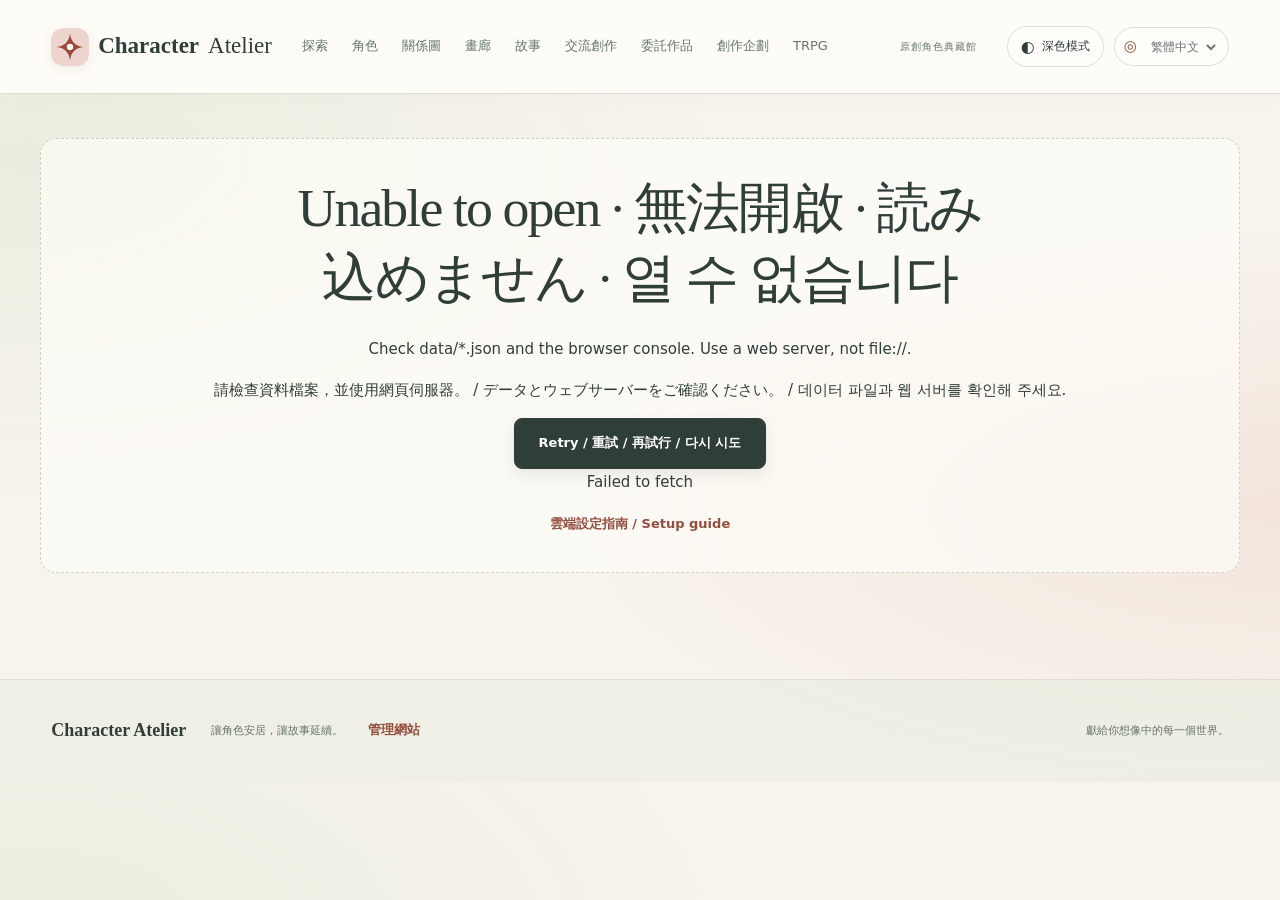
<file: index.html>
<!doctype html>
<html lang="zh-Hant" data-theme="light">
  <head>
    <meta charset="utf-8">
    <meta name="viewport" content="width=device-width, initial-scale=1">
    <meta name="theme-color" content="#f7f3ed">
    <meta name="description" content="原創角色、畫作與故事的收藏天地。">
    <title>Character Atelier</title>
    <link rel="icon" href="assets/emblem.svg" type="image/svg+xml">
    <script src="theme.js"></script>
    <link rel="stylesheet" href="styles.css">
    <link rel="stylesheet" href="editor.css?v=20261108-import-progress">
    <script src="cloud.js?v=20261108-image-decode" defer></script>
    <script src="exchange-import.js" defer></script>
    <script src="editor.js?v=20261108-exchange-projects" defer></script>
    <script src="app.js?v=20261108-exchange-projects" defer></script>
  </head>
  <body>
    <a class="skip-link" href="#main">跳至主要內容</a>
    <header class="site-header">
      <a class="brand" href="#/" aria-label="Character Atelier 首頁"><img src="assets/emblem.svg" alt="" width="38" height="38">Character <span>Atelier</span></a>
      <nav aria-label="主要導覽">
        <a href="#/" data-nav="home">探索</a>
        <a href="#/characters" data-nav="characters">角色</a>
        <a href="#/relationships" data-nav="relationships">關係圖</a>
        <a href="#/gallery" data-nav="gallery">畫廊</a>
        <a href="#/stories" data-nav="stories">故事</a>
        <a href="#/exchanges" data-nav="exchanges">交流創作</a>
        <a href="#/commissions" data-nav="commissions">委託作品</a>
        <a href="#/projects" data-nav="projects">創作企劃</a>
        <a href="#/trpg" data-nav="trpg">TRPG</a>
      </nav>
      <span class="header-note">原創角色典藏館</span>
      <div class="header-tools">
      <button id="theme-toggle" class="theme-toggle" type="button" aria-label="深色模式" aria-pressed="false">
        <span class="theme-icon" aria-hidden="true">◐</span><span class="theme-label">深色模式</span>
      </button>
      <label class="language-control"><span aria-hidden="true">◎</span><select id="language" aria-label="語言">
        <option value="zh-Hant" selected>繁體中文</option>
        <option value="en">English</option>
        <option value="ja">日本語</option>
        <option value="ko">한국어</option>
      </select></label>
      </div>
    </header>
    <main id="main" tabindex="-1"><div class="loading" role="status">載入中 · Opening · 読み込み中 · 불러오는 중…</div></main>
    <footer><a class="brand small" href="#/">Character Atelier</a><p>讓角色安居，讓故事延續。</p><a class="owner-link text-link" href="#/admin">管理網站</a><span>獻給你想像中的每一個世界。</span></footer>
    <noscript><p class="notice">請啟用 JavaScript。 / Please enable JavaScript. / JavaScriptを有効にしてください。 / JavaScript를 활성화해 주세요.</p></noscript>
  </body>
</html>
</file>
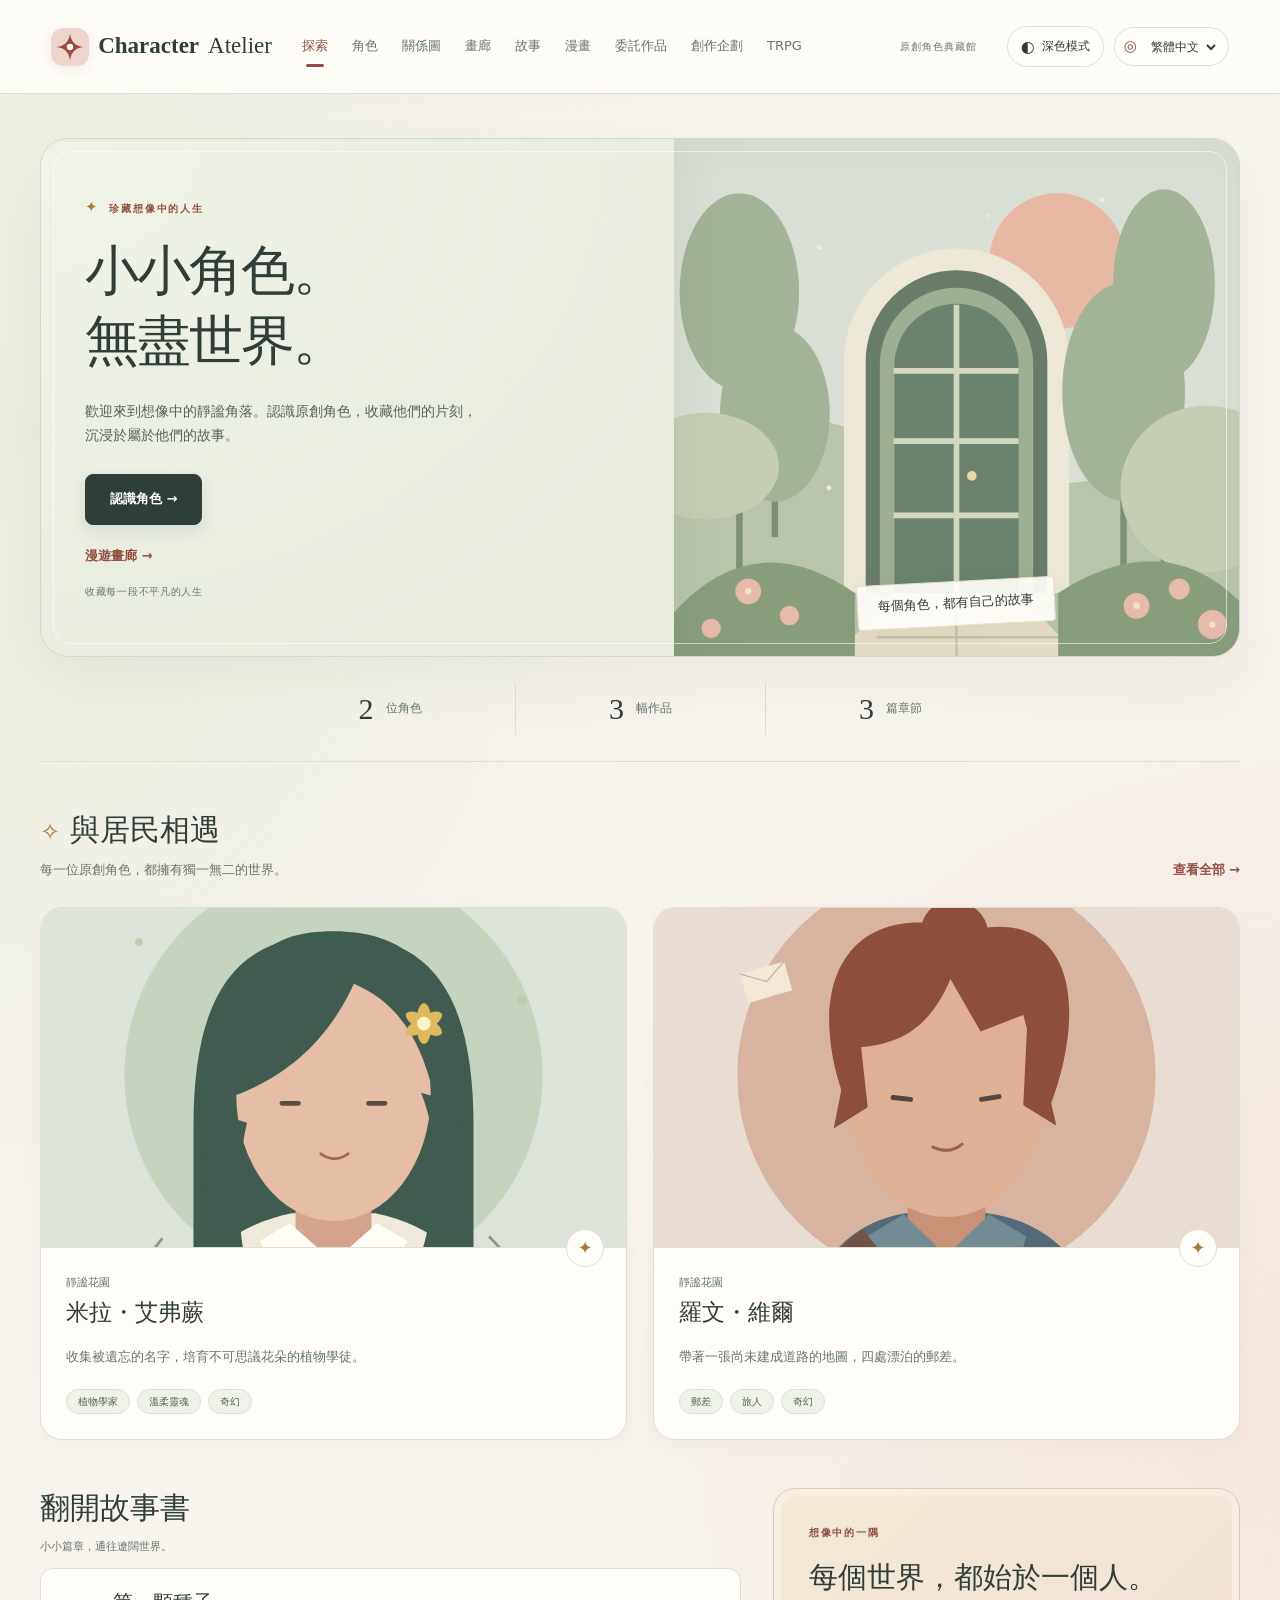
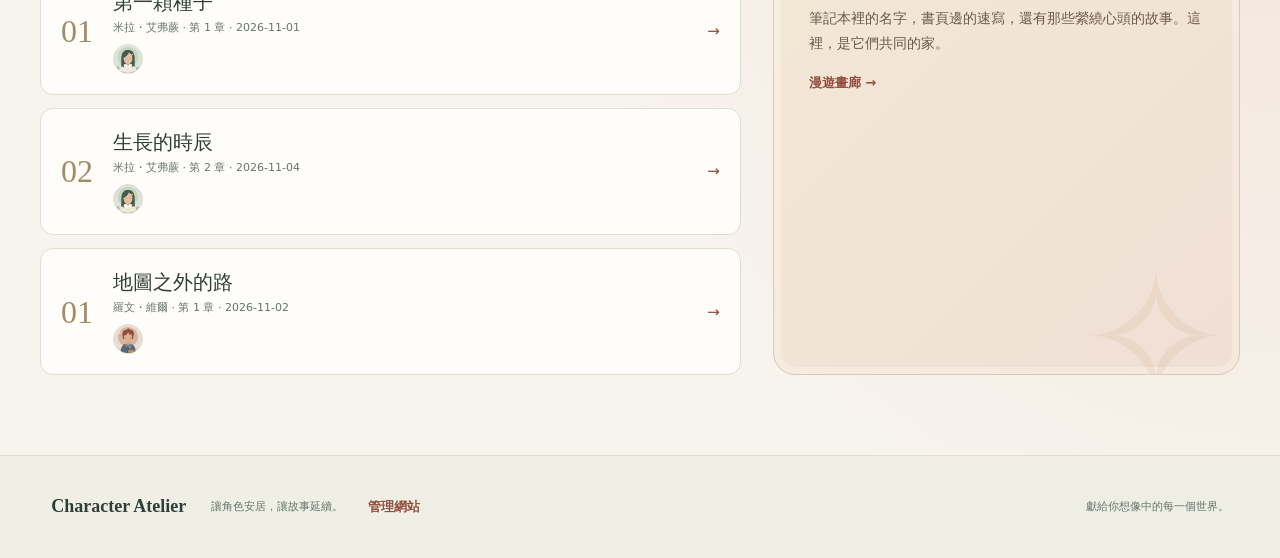
<file: character-atelier-transfer-js/index.html>
<!doctype html>
<html lang="zh-Hant" data-theme="light">
  <head>
    <meta charset="utf-8">
    <meta name="viewport" content="width=device-width, initial-scale=1">
    <meta name="theme-color" content="#f7f3ed">
    <meta name="description" content="原創角色、畫作與故事的收藏天地。">
    <title>Character Atelier</title>
    <link rel="icon" href="assets/emblem.svg" type="image/svg+xml">
    <script src="theme.js"></script>
    <link rel="stylesheet" href="styles.css">
    <link rel="stylesheet" href="editor.css">
    <script src="cloud.js" defer></script>
    <script src="editor.js" defer></script>
    <script src="app.js" defer></script>
  </head>
  <body>
    <a class="skip-link" href="#main">跳至主要內容</a>
    <header class="site-header">
      <a class="brand" href="#/" aria-label="Character Atelier 首頁"><img src="assets/emblem.svg" alt="" width="38" height="38">Character <span>Atelier</span></a>
      <nav aria-label="主要導覽">
        <a href="#/" data-nav="home">探索</a>
        <a href="#/characters" data-nav="characters">角色</a>
        <a href="#/relationships" data-nav="relationships">關係圖</a>
        <a href="#/gallery" data-nav="gallery">畫廊</a>
        <a href="#/stories" data-nav="stories">故事</a>
        <a href="#/manga" data-nav="manga">漫畫</a>
        <a href="#/commissions" data-nav="commissions">委託作品</a>
        <a href="#/projects" data-nav="projects">創作企劃</a>
        <a href="#/trpg" data-nav="trpg">TRPG</a>
      </nav>
      <span class="header-note">原創角色典藏館</span>
      <div class="header-tools">
      <button id="theme-toggle" class="theme-toggle" type="button" aria-label="深色模式" aria-pressed="false">
        <span class="theme-icon" aria-hidden="true">◐</span><span class="theme-label">深色模式</span>
      </button>
      <label class="language-control"><span aria-hidden="true">◎</span><select id="language" aria-label="語言">
        <option value="zh-Hant" selected>繁體中文</option>
        <option value="en">English</option>
        <option value="ja">日本語</option>
        <option value="ko">한국어</option>
      </select></label>
      </div>
    </header>
    <main id="main" tabindex="-1"><div class="loading" role="status">載入中 · Opening · 読み込み中 · 불러오는 중…</div></main>
    <footer><a class="brand small" href="#/">Character Atelier</a><p>讓角色安居，讓故事延續。</p><a class="owner-link text-link" href="#/admin">管理網站</a><span>獻給你想像中的每一個世界。</span></footer>
    <noscript><p class="notice">請啟用 JavaScript。 / Please enable JavaScript. / JavaScriptを有効にしてください。 / JavaScript를 활성화해 주세요.</p></noscript>
  </body>
</html>
</file>
<file: styles.css>
:root {
  color-scheme: light;
  --paper: #f7f3ed;
  --surface: #fffdf9;
  --ink: #303e39;
  --muted: #65756c;
  --line: #dfdfd1;
  --accent: #934e3e;
  --green: #e2e8d8;
  --gold: #a77c39;
  --glow-green: #e0e8d385;
  --glow-pink: #eed6c875;
  --header: #fffdf9ed;
  --hero: #e7ecdf;
  --hero-border: #d1d9c4;
  --hero-frame: #fffdf999;
  --hero-glow: #fffef366;
  --hero-text: #536457;
  --stamp: #fffdf9ed;
  --stamp-border: #e8dfcb;
  --button: #303e39;
  --button-text: #ffffff;
  --button-hover: #934e3e;
  --tag-bg: #eff2e8;
  --tag-text: #57654b;
  --note-start: #f3e8d6;
  --note-end: #f0dfd5;
  --note-border: #dcc9b6;
  --note-text: #6c594c;
  --note-frame: #fffdf944;
  --story-hover: #f3f5ec;
  --story-hover-border: #b6c3a9;
  --chapter-number: #a18b64;
  --input-border: #cbd4c3;
  --panel: #fffdf9a1;
  --empty: #fffdf9a6;
  --footer: #e9eddf88;
  --radius: 22px;
  --serif: Georgia, "Noto Serif TC", "Noto Serif JP", "Noto Serif KR", "PMingLiU", serif;
}
.character-video { display: block; width: min(100%, 800px); aspect-ratio: 16 / 9; height: auto; border: 0; margin: 24px 0; }
.collection-character-filters { display: flex; flex-wrap: wrap; gap: 12px 20px; border: 1px solid var(--line); border-radius: 12px; padding: 14px; margin: 20px 0; }
.collection-character-filters label { display: inline-flex; align-items: center; gap: 6px; }
.trpg-records { padding-left: 22px; overflow-wrap: anywhere; }
.exchange-replies { display: grid; gap: 16px; padding: 0; list-style: none; }
.exchange-replies li { padding: 18px; border: 1px solid var(--line); border-radius: 12px; background: var(--surface); }
.exchange-reply-text { white-space: pre-wrap; overflow-wrap: anywhere; }
.exchange-sticker { display: inline-block; vertical-align: middle; max-width: 48px; max-height: 48px; }
.exchange-image { display: block; max-width: 100%; max-height: 600px; width: auto; height: auto; }
.trpg-overview { display: grid; grid-template-columns: minmax(0, 1fr) minmax(0, 1fr); gap: 32px; align-items: start; margin: 30px 0; }
.trpg-overview > section { min-width: 0; }
.project-stories .story-row > div { min-width: 0; overflow-wrap: anywhere; }
.project-stories .pagination { margin-top: 20px; }
.trpg-participant-list { display: flex; flex-wrap: wrap; gap: 16px; }
.trpg-participant { display: flex; flex-direction: column; align-items: center; gap: 6px; width: 90px; text-align: center; font-size: 13px; overflow-wrap: anywhere; }
.trpg-participant-avatar { width: 64px; height: 64px; object-fit: cover; border-radius: 50%; border: 2px solid var(--line); background: var(--green); }
@media (max-width: 620px) { .trpg-overview { grid-template-columns: 1fr; gap: 16px; } }
:root[data-theme="dark"] {
  color-scheme: dark;
  --paper: #18231f;
  --surface: #23322c;
  --ink: #f1eee4;
  --muted: #b8c5bb;
  --line: #46594d;
  --accent: #f0b29c;
  --green: #304337;
  --gold: #d9bc7e;
  --glow-green: #38513955;
  --glow-pink: #65453830;
  --header: #1d2b25f5;
  --hero: #293d31;
  --hero-border: #52654e;
  --hero-frame: #a5b99335;
  --hero-glow: #aecb8a0d;
  --hero-text: #c5d4c3;
  --stamp: #23322cf5;
  --stamp-border: #6b765d;
  --button: #cbdcb4;
  --button-text: #1c2a21;
  --button-hover: #f0b29c;
  --tag-bg: #304337;
  --tag-text: #d1dfbd;
  --note-start: #3d392b;
  --note-end: #41312c;
  --note-border: #78634c;
  --note-text: #e1ccba;
  --note-frame: #bba67b12;
  --story-hover: #304337;
  --story-hover-border: #7f9474;
  --chapter-number: #d9bc7e;
  --input-border: #78907b;
  --panel: #23322ce6;
  --empty: #23322cc9;
  --footer: #20322999;
}
* { box-sizing: border-box; }
body {
  margin: 0;
  color: var(--ink);
  background:
    radial-gradient(ellipse at 2% 20%, var(--glow-green), transparent 40%),
    radial-gradient(ellipse at 100% 65%, var(--glow-pink), transparent 40%),
    var(--paper);
  font: 15px/1.75 system-ui, -apple-system, "Segoe UI", "Microsoft JhengHei", "Yu Gothic", "Malgun Gothic", sans-serif;
}
a { color: inherit; text-decoration: none; }
button, input, select { font: inherit; }
button, a, input, select { touch-action: manipulation; }
button, select { cursor: pointer; }
a:focus-visible, button:focus-visible, input:focus-visible, select:focus-visible {
  outline: 3px solid var(--accent);
  outline-offset: 5px;
}
img { display: block; max-width: 100%; }
h1, h2, h3, p { margin-top: 0; }
h1, h2, h3 { font-family: var(--serif); font-weight: normal; line-height: 1.3; }
h1 { font-size: clamp(36px, 4.2vw, 62px); letter-spacing: -.035em; margin-bottom: 22px; text-wrap: balance; }
h2 { font-size: 30px; margin-bottom: 10px; text-wrap: balance; }
h3 { font-size: 23px; margin-bottom: 8px; overflow-wrap: anywhere; }
.skip-link { position: fixed; top: -100px; left: 16px; background: var(--surface); padding: 10px; z-index: 20; }
.skip-link:focus { top: 12px; }
.site-header {
  display: flex;
  align-items: center;
  gap: 30px;
  min-height: 94px;
  padding: 20px max(4vw, 20px);
  border-bottom: 1px solid var(--line);
  background: var(--header);
  box-shadow: 0 4px 24px #303e3905;
}
.brand { font-family: Georgia, serif; font-weight: bold; font-size: 23px; display: flex; align-items: center; gap: 9px; white-space: nowrap; }
.brand span { font-weight: normal; }
.site-header .brand img { box-shadow: 0 3px 12px #934e3e18; border-radius: 12px; }
.site-header nav { display: flex; flex-wrap: wrap; gap: 8px 24px; min-width: 0; }
.site-header nav a { padding: 9px 0; color: var(--muted); font-size: 13px; white-space: nowrap; position: relative; }
.site-header nav a[aria-current=page] { color: var(--accent); }
.site-header nav a[aria-current=page]::after { content: ""; height: 3px; width: 18px; border-radius: 3px; background: var(--accent); position: absolute; bottom: 0; left: calc(50% - 9px); }
.header-note { margin-left: auto; font-size: 10px; letter-spacing: .1em; color: var(--muted); }
.header-tools { display: flex; align-items: center; gap: 10px; flex-shrink: 0; }
.theme-toggle { display: flex; align-items: center; justify-content: center; gap: 7px; padding: 9px 13px; border: 1px solid var(--line); border-radius: 30px; background: var(--surface); color: var(--ink); font-size: 12px; }
.theme-toggle[aria-pressed=true] { border-color: var(--gold); color: var(--gold); }
.theme-icon { font-size: 16px; line-height: 1; }
.language-control { display: flex; align-items: center; gap: 6px; border: 1px solid var(--line); background: var(--surface); padding: 5px 9px; border-radius: 30px; color: var(--accent); }
.language-control option { background: var(--surface); color: var(--ink); }
.language-control select { background: transparent; color: var(--ink); border: 0; padding: 4px; max-width: 130px; font-size: 12px; }
main { max-width: 1280px; margin: auto; padding: 44px 40px 80px; min-height: 65vh; }
main:focus { outline: none; }
.hero { position: relative; display: grid; grid-template-columns: 1.12fr 1fr; min-height: 470px; background: var(--hero); border: 1px solid var(--hero-border); border-radius: 28px; overflow: hidden; box-shadow: 0 24px 60px #374c3610; }
.hero::after { content: ""; position: absolute; inset: 12px; border: 1px solid var(--hero-frame); border-radius: 18px; pointer-events: none; }
.hero-copy { padding: 52px 44px; align-self: center; position: relative; z-index: 1; background: radial-gradient(ellipse at 0 0, var(--hero-glow), transparent 80%); }
.eyebrow { display: block; font-size: 10px; letter-spacing: .18em; text-transform: uppercase; font-weight: 700; color: var(--accent); margin-bottom: 17px; }
.hero .eyebrow::before { content: "✦"; color: var(--gold); margin-right: 10px; font-size: 15px; }
.hero h1 { white-space: pre-line; }
.hero p { color: var(--hero-text); max-width: 400px; margin-bottom: 26px; font-size: 14px; }
.hero-art { position: relative; background: #d9dfd4; overflow: hidden; min-height: 360px; }
.hero-art::after { content: ""; position: absolute; inset: 0; box-shadow: inset 12px 0 40px #42543b12; pointer-events: none; }
.hero-art img { height: 100%; width: 100%; object-fit: cover; }
.hero-stamp { position: absolute; bottom: 30px; left: 50%; transform: translateX(-50%) rotate(-3deg); background: var(--stamp); padding: 10px 20px; border: 1px solid var(--stamp-border); border-radius: 4px; box-shadow: 0 6px 22px #303e3912; font-family: var(--serif); font-size: 13px; white-space: nowrap; z-index: 1; }
.button { display: inline-flex; align-items: center; justify-content: center; gap: 10px; background: var(--button); color: var(--button-text); padding: 13px 24px; border: 1px solid var(--button); border-radius: 8px; box-shadow: 0 6px 16px #303e391a; font-size: 13px; font-weight: 600; transition: background .2s, transform .2s; }
.button:hover { background: var(--button-hover); border-color: var(--button-hover); transform: translateY(-2px); }
.hero-links { display: flex; flex-direction: column; align-items: start; gap: 16px; margin-top: 20px; }
.hero-caption { font-size: 10px; letter-spacing: .07em; color: var(--muted); }
.stats { display: flex; justify-content: center; gap: 0; padding: 26px 0; border-bottom: 1px solid var(--line); color: var(--muted); font-size: 12px; }
.stats > span { display: flex; align-items: center; justify-content: center; gap: 12px; flex: 1; max-width: 250px; padding: 0 20px; }
.stats > span + span { border-left: 1px solid var(--line); }
.stats strong { font-family: var(--serif); font-size: 30px; color: var(--ink); font-weight: normal; }
.section { margin-top: 48px; }
.section-head { display: flex; justify-content: space-between; align-items: end; gap: 20px; margin-bottom: 25px; }
.section-head h2::before { content: "✧"; color: var(--gold); font-size: 24px; margin-right: 10px; }
.section-head p, .page-heading p { color: var(--muted); margin: 0; font-size: 13px; }
.text-link { color: var(--accent); font-size: 13px; font-weight: 600; }
.text-link:hover { text-decoration: underline; text-underline-offset: 5px; }
.grid { display: grid; grid-template-columns: repeat(3, minmax(0, 1fr)); gap: 26px; }
.card { position: relative; background: var(--surface); border: 1px solid var(--line); border-radius: var(--radius); overflow: hidden; box-shadow: 0 6px 20px #303e3908; transition: transform .25s, box-shadow .25s; }
.card:hover { transform: translateY(-7px) rotate(-.4deg); box-shadow: 0 18px 35px #303e3914; }
.card-art { width: 100%; height: 280px; object-fit: cover; background: var(--green); border-bottom: 1px solid var(--line); }
.card-body { padding: 25px; position: relative; }
.card-body::before { content: "✦"; position: absolute; right: 22px; top: -19px; width: 36px; height: 36px; display: grid; place-items: center; background: var(--surface); border: 1px solid var(--line); border-radius: 50%; color: var(--gold); font-size: 18px; }
.card-title { display: flex; flex-direction: column-reverse; gap: 6px; margin-bottom: 10px; }
.card p { font-size: 13px; color: var(--muted); margin-bottom: 20px; }
.tiny { font-size: 11px; color: var(--muted); }
.tags { display: flex; flex-wrap: wrap; gap: 7px; }
.tag { border: 1px solid var(--line); border-radius: 30px; padding: 3px 11px; background: var(--tag-bg); color: var(--tag-text); font-size: 10px; }
.home-bottom { display: grid; grid-template-columns: 1.5fr 1fr; gap: 32px; }
.note { position: relative; overflow: hidden; border: 1px solid var(--note-border); border-radius: var(--radius); background: linear-gradient(135deg, var(--note-start), var(--note-end)); padding: 35px; box-shadow: inset 0 0 0 7px var(--note-frame); }
.note::after { content: "✧"; position: absolute; right: 8px; bottom: -55px; font-size: 180px; line-height: 1; color: #a77c3915; pointer-events: none; }
.note h2 { font-size: 29px; }
.note p { color: var(--note-text); font-size: 14px; }
.story-list { display: grid; gap: 13px; }
.story-row { display: flex; gap: 20px; align-items: center; padding: 20px; background: var(--surface); border: 1px solid var(--line); border-radius: 13px; transition: background .2s, border-color .2s; }
.story-row:hover { border-color: var(--story-hover-border); background: var(--story-hover); }
.story-row > div { min-width: 0; }
.chapter-number { font-family: Georgia, serif; font-size: 32px; color: var(--chapter-number); }
.story-row h3 { font-size: 20px; margin-bottom: 3px; }
.story-row p { margin: 0; color: var(--muted); font-size: 11px; }
.arrow { margin-left: auto; color: var(--accent); }
.page-heading { padding: 20px 0 30px; margin-bottom: 20px; border-bottom: 1px solid var(--line); }
.page-heading h1 { font-size: clamp(32px, 4vw, 48px); }
.toolbar { display: flex; gap: 16px; justify-content: space-between; margin-bottom: 25px; flex-wrap: wrap; }
.search { background: var(--surface); color: var(--ink); border: 1px solid var(--input-border); border-radius: 9px; padding: 12px 16px; min-width: 300px; max-width: 100%; box-shadow: 0 3px 12px #303e3905; }
.search::placeholder { color: var(--muted); }
.filters { display: flex; gap: 8px; flex-wrap: wrap; align-items: center; }
.filter { padding: 9px 17px; border: 1px solid var(--line); border-radius: 30px; background: var(--surface); color: var(--muted); font-size: 12px; }
.filter[aria-pressed=true] { background: var(--button); color: var(--button-text); border-color: var(--button); }
.empty, .notice, .loading { padding: 35px; border: 1px dashed var(--input-border); background: var(--empty); border-radius: 16px; text-align: center; }
.empty { grid-column: 1 / -1; }
.breadcrumbs { font-size: 12px; color: var(--muted); margin-bottom: 28px; display: flex; gap: 10px; flex-wrap: wrap; }
.breadcrumbs a { text-decoration: underline; text-underline-offset: 4px; }
.profile { display: grid; grid-template-columns: 320px 1fr; gap: 44px; align-items: start; }
.profile-sidebar { background: var(--surface); border: 1px solid var(--line); border-radius: 180px 180px 22px 22px; overflow: hidden; box-shadow: 0 12px 36px #303e3909; }
.profile-portrait { width: 100%; border-radius: 180px 180px 0 0; border-bottom: 1px solid var(--line); }
.profile-sidebar h1 { font-size: 32px; margin: 24px 24px 14px; }
.profile-sidebar > .tags, .profile-sidebar > p { margin-left: 24px; margin-right: 24px; }
.profile-sidebar > p { color: var(--muted); font-size: 14px; margin-top: 20px; }
.facts { margin: 24px; border-top: 1px solid var(--line); }
.fact { display: grid; grid-template-columns: 85px 1fr; gap: 8px; padding: 11px 0; border-bottom: 1px solid var(--line); font-size: 12px; }
.fact dt { color: var(--muted); overflow-wrap: anywhere; }
.fact dd { margin: 0; overflow-wrap: anywhere; }
.profile > section { min-width: 0; background: var(--panel); padding: 26px 30px 32px; border: 1px solid var(--line); border-radius: 20px; }
.tabs { display: flex; gap: 25px; border-bottom: 1px solid var(--line); margin-bottom: 28px; }
.tabs a { padding: 10px 0 16px; color: var(--muted); font-size: 13px; }
.tabs a[aria-current=page] { color: var(--accent); border-bottom: 2px solid var(--accent); }
.prose { font-size: 15px; line-height: 2; overflow-wrap: anywhere; }
.prose p { white-space: pre-line; }
.prose h2 { margin-top: 30px; font-size: 27px; }
.prose h2:first-child { margin-top: 0; }
.gallery-grid { display: grid; grid-template-columns: repeat(3, minmax(0, 1fr)); gap: 24px; }
.gallery-item { margin: 0; min-width: 0; }
.gallery-open { border: 1px solid var(--line); padding: 9px; background: var(--surface); border-radius: 6px; box-shadow: 0 6px 20px #303e390a; display: block; width: 100%; text-align: left; color: var(--ink); transition: transform .2s, box-shadow .2s; }
.gallery-open:hover { transform: translateY(-5px) rotate(1deg); box-shadow: 0 16px 25px #303e3915; }
.gallery-open img { width: 100%; height: 280px; object-fit: cover; border-radius: 3px; }
.gallery-caption { padding: 16px 10px 10px; display: block; }
.gallery-caption strong { display: block; font-family: var(--serif); font-size: 18px; font-weight: normal; }
.gallery-caption span { color: var(--muted); font-size: 10px; }
.profile .gallery-grid { grid-template-columns: repeat(2, minmax(0, 1fr)); gap: 16px; }
.profile .gallery-open img { height: 210px; }
.reader { max-width: 790px; margin: 0 auto; padding: 34px 46px; background: var(--surface); border: 1px solid var(--line); border-top: 4px solid #c0aa7b; border-radius: 5px 5px 18px 18px; box-shadow: 0 15px 50px #303e3908; }
.reader-header { text-align: center; border-bottom: 1px solid var(--line); padding: 15px 0 28px; margin-bottom: 35px; }
.reader-header::before { content: "✦"; display: block; color: var(--gold); margin-bottom: 18px; }
.reader-header h1 { font-size: 39px; }
.reader .prose { font-family: var(--serif); font-size: 19px; line-height: 2.1; }
.reader-nav { display: flex; justify-content: space-between; gap: 15px; border-top: 1px solid var(--line); padding-top: 25px; margin-top: 40px; flex-wrap: wrap; }
dialog { border: 1px solid var(--line); border-radius: 16px; padding: 20px; max-width: min(900px, 92vw); max-height: 92vh; background: var(--surface); color: var(--ink); box-shadow: 0 24px 80px #0004; }
dialog::backdrop { background: #24352fdf; backdrop-filter: blur(7px); }
dialog img { max-height: 68vh; width: auto; margin: auto; object-fit: contain; border-radius: 6px; }
.dialog-top { display: flex; justify-content: space-between; gap: 25px; align-items: center; margin-bottom: 15px; }
dialog h2 { font-size: 22px; margin: 0; }
dialog p { margin: 15px 0 0; color: var(--muted); font-size: 12px; }
.close { padding: 7px 14px; border: 1px solid var(--line); border-radius: 7px; background: var(--paper); color: var(--ink); flex-shrink: 0; }
footer { border-top: 1px solid var(--line); padding: 35px max(4vw, 20px); display: flex; gap: 25px; align-items: center; flex-wrap: wrap; background: var(--footer); color: var(--muted); font-size: 11px; }
footer p { margin: 0; }
footer > span { margin-left: auto; }
.small { font-size: 18px; color: var(--ink); }
.character-links { display: flex; justify-content: center; flex-wrap: wrap; gap: 12px; }
.profile-sidebar > .character-links { margin: 0 20px 24px; }
.character-links .text-link { padding: 5px 11px; border: 1px solid var(--line); border-radius: 30px; background: var(--surface); font-size: 11px; }
.relationship-atlas { min-width: 0; border: 1px solid var(--line); border-radius: var(--radius); background: var(--panel); overflow: hidden; box-shadow: 0 10px 35px #18231f09; }
.diagram-help { padding: 20px 25px; margin: 0; color: var(--muted); font-size: 12px; border-bottom: 1px solid var(--line); }
.relationship-atlas > .empty { margin: 20px; }
.diagram-viewport { max-width: 100%; height: min(65vh, 640px); min-height: 280px; overflow: auto; overscroll-behavior: contain; scrollbar-color: var(--gold) var(--paper); background: radial-gradient(ellipse at center, var(--green), var(--paper) 75%); }
.diagram-viewport:focus-visible { outline: 3px solid var(--accent); outline-offset: -4px; }
.diagram-viewport { cursor: grab; }
.diagram-viewport.is-dragging, .diagram-viewport.is-dragging * { cursor: grabbing; user-select: none; }
.diagram-stage { position: relative; margin: auto; overflow: hidden; }
.diagram-canvas { position: absolute; inset: 0 auto auto 0; transform-origin: 0 0; isolation: isolate; background: radial-gradient(circle, var(--line) 1px, transparent 1px); background-size: 28px 28px; }
.diagram-toolbar { display: flex; flex-wrap: wrap; align-items: center; gap: 8px; padding: 12px 18px; border-bottom: 1px solid var(--line); background: var(--surface); }
.diagram-toolbar-title { margin-right: auto; color: var(--muted); font-size: 12px; letter-spacing: .08em; }
.diagram-control { border: 1px solid var(--line); border-radius: 9px; background: var(--paper); color: var(--ink); min-width: 44px; min-height: 44px; padding: 8px 12px; font-size: 13px; }
.diagram-control:hover:not(:disabled) { border-color: var(--gold); background: var(--green); }
.diagram-control:disabled { opacity: .4; cursor: default; }
.diagram-zoom-value { min-width: 48px; text-align: center; font-size: 12px; font-variant-numeric: tabular-nums; color: var(--ink); }
.diagram-orbits { fill: none; stroke: var(--gold); stroke-width: 1; opacity: .3; pointer-events: none; }
.diagram-orbits ellipse:nth-child(2) { stroke-dasharray: 3 12; }
.diagram-canvas::before { content: ""; position: absolute; width: 250px; height: 250px; border: 1px solid var(--line); border-radius: 50%; left: calc(50% - 125px); top: calc(50% - 125px); box-shadow: 0 0 0 28px var(--paper), 0 0 0 29px var(--line); opacity: .5; pointer-events: none; }
.relationship-lines { position: absolute; inset: 0; overflow: visible; }
.relationship-edge { cursor: pointer; outline: none; }
.relationship-edge path { fill: none; }
.edge-glow { stroke: var(--gold); stroke-width: 10px; opacity: .13; }
.edge-stroke { stroke: var(--gold); stroke-width: 2px; stroke-dasharray: 6 5; }
.edge-hit { stroke: transparent; stroke-width: 28px; pointer-events: stroke; }
.edge-jewel { fill: var(--surface); stroke: var(--gold); stroke-width: 1.5px; }
.edge-symbol { fill: var(--gold); font-size: 16px; pointer-events: none; }
.edge-label-backdrop { fill: var(--surface); stroke: var(--line); }
.edge-label { fill: var(--accent); font-size: 12px; }
.relationship-edge.is-active .edge-glow, .relationship-edge:focus-visible .edge-glow { opacity: .4; stroke-width: 16px; }
.relationship-edge.is-active .edge-stroke, .relationship-edge:focus-visible .edge-stroke { stroke: var(--accent); stroke-width: 3px; stroke-dasharray: none; }
.relationship-edge:focus-visible .edge-jewel { stroke: var(--accent); stroke-width: 4px; }
.relationship-character { position: absolute; transform: translate(-50%, -50%); width: 180px; padding: 17px 12px 12px; border: 1px solid var(--gold); border-radius: 90px 90px 24px 24px; background: linear-gradient(160deg, var(--surface), var(--paper)); box-shadow: 0 5px 16px #18231f12; text-align: center; }
.relationship-character.is-current { border-color: var(--gold); box-shadow: 0 0 0 4px var(--paper), 0 0 0 5px var(--gold); }
.relationship-portrait { display: flex; align-items: center; flex-direction: column; gap: 12px; }
.relationship-portrait img { width: 94px; height: 94px; object-fit: cover; border-radius: 50%; border: 4px solid var(--green); }
.relationship-portrait strong { font-family: var(--serif); font-size: 16px; font-weight: normal; overflow-wrap: anywhere; }
.relationship-tooltip { position: absolute; z-index: 3; width: 280px; max-height: 230px; overflow: auto; padding: 18px 20px; border: 1px solid var(--gold); border-radius: 14px; background: var(--surface); box-shadow: 0 12px 32px #0003; overflow-wrap: anywhere; }
.relationship-tooltip .eyebrow { font-size: 10px; letter-spacing: .03em; margin-bottom: 8px; }
.relationship-tooltip strong { font-family: var(--serif); font-size: 21px; font-weight: normal; }
.relationship-tooltip p { margin: 8px 0 0; font-size: 12px; line-height: 1.8; color: var(--muted); }
.participation { border-top: 1px solid var(--line); margin-top: 32px; padding-top: 28px; }
.participation > h2 { font-size: 27px; }
.participation-grid { display: grid; grid-template-columns: repeat(2, minmax(0, 1fr)); gap: 18px; margin-top: 20px; }
.participation-group { min-width: 0; padding: 18px; border: 1px solid var(--line); border-radius: 12px; background: var(--surface); }
.participation-group h3 { font-family: inherit; font-size: 13px; font-weight: 600; color: var(--accent); margin: 0; }
.participation-entries { min-height: 38px; }
.participation-entry { border-top: 1px solid var(--line); padding-top: 15px; margin-top: 15px; overflow-wrap: anywhere; }
.participation-entry h4 { margin: 0 0 7px; font-size: 14px; }
.participation-entry p { margin: 0 0 10px; color: var(--muted); font-size: 12px; white-space: pre-line; }
@media (min-width: 1000px) {
  .grid:has(> .card:nth-child(2):last-child) { grid-template-columns: repeat(2, minmax(0, 1fr)); }
  .grid:has(> .card:nth-child(2):last-child) .card-art { height: 340px; object-position: center 36%; }
}
@media (max-width: 1200px) {
  .header-note { display: none; }
  .header-tools { margin-left: auto; }
  .site-header { gap: 24px; }
}
@media (max-width: 950px) {
  .site-header { flex-wrap: wrap; }
  .site-header nav { order: 3; width: 100%; justify-content: center; gap: 35px; }
  .hero-copy { padding: 35px 30px; }
  .hero { min-height: 440px; }
  .profile { grid-template-columns: 250px 1fr; gap: 24px; }
  .profile > section { padding: 20px; }
  .profile .gallery-grid { grid-template-columns: 1fr; }
  .grid, .gallery-grid { grid-template-columns: repeat(2, minmax(0, 1fr)); }
  .home-bottom { grid-template-columns: 1fr; }
}
@media (max-width: 620px) {
  main { padding: 24px 18px 45px; }
  .site-header { padding: 16px 18px 10px; gap: 14px 8px; }
  .brand { font-size: 18px; gap: 5px; }
  .brand img { width: 30px; height: 30px; }
  .site-header > .brand { margin: auto; }
  .header-tools { width: 100%; justify-content: center; margin-left: 0; }
  .language-control { padding: 3px 5px; gap: 2px; }
  .language-control select { font-size: 11px; max-width: 98px; }
  .site-header nav { gap: 12px; justify-content: space-between; flex-wrap: wrap; }
  .site-header nav a { font-size: 12px; }
  .hero { grid-template-columns: 1fr; border-radius: 22px; }
  .hero-copy { padding: 36px 28px 30px; }
  .hero h1 { font-size: 39px; }
  .hero-art { height: 300px; min-height: 0; }
  .hero-art img { object-position: center 56%; }
  .hero-stamp { bottom: 24px; font-size: 11px; }
  .hero-links { gap: 12px; }
  .stats { padding: 22px 0; }
  .stats > span { flex-direction: column; gap: 0; padding: 0 8px; text-align: center; font-size: 10px; }
  .stats strong { font-size: 27px; }
  .grid, .gallery-grid { grid-template-columns: 1fr; }
  .card-art { height: 320px; object-position: center 35%; }
  .profile { grid-template-columns: 1fr; }
  .profile-portrait { max-height: 400px; object-fit: cover; object-position: center 35%; }
  .profile-sidebar { border-radius: 160px 160px 20px 20px; }
  .profile .gallery-grid { grid-template-columns: 1fr; }
  .profile .gallery-open img { height: 280px; }
  .section-head { align-items: start; gap: 12px; }
  .section-head h2 { font-size: 26px; }
  .section-head p { font-size: 12px; }
  .section-head .text-link { flex-shrink: 0; font-size: 11px; padding-top: 8px; }
  .search { width: 100%; min-width: 0; font-size: 13px; }
  .tabs { gap: 24px; }
  .participation-grid { grid-template-columns: 1fr; }
  .diagram-help { padding: 17px; }
  .reader { padding: 24px; }
  .reader-header h1 { font-size: 30px; }
  .reader .prose { font-size: 17px; }
  .note { padding: 30px; }
  footer { gap: 12px; flex-direction: column; align-items: start; }
  footer > span { margin-left: 0; }
}
@media (prefers-reduced-motion: reduce) {
  *, *::before, *::after { transition: none !important; scroll-behavior: auto !important; }
}
.project-links { display: flex; flex-wrap: wrap; gap: 10px; margin: 18px 0; }
.commission-grid { display: grid; grid-template-columns: repeat(auto-fit, minmax(min(100%, 260px), 1fr)); gap: 24px; }
.commission-card { min-width: 0; padding: 18px; border: 1px solid var(--line); border-bottom: 4px solid var(--gold); background: var(--surface); }
.commission-work { display: block; overflow-wrap: anywhere; }
.commission-work img { width: 100%; height: 240px; object-fit: cover; border: 6px solid var(--paper); }
.commission-work h2 { font-size: 24px; margin: 18px 0 10px; }
.commission-excerpt { color: var(--muted); font-size: 14px; white-space: pre-wrap; }
.commission-text-mark { display: grid; place-items: center; min-height: 120px; background: var(--green); color: var(--accent); font-family: var(--serif); font-size: 25px; border: 1px dashed var(--gold); }
.commission-credit { display: flex; flex-wrap: wrap; gap: 8px 16px; font-size: 13px; overflow-wrap: anywhere; }
.commission-credit:empty { display: none; }
.commission-date { display: block; margin-top: 12px; color: var(--muted); font-size: 11px; }
.commission-prose { white-space: pre-wrap; overflow-wrap: anywhere; }
.commission-reader h1 { overflow-wrap: anywhere; }
.tabs { flex-wrap: wrap; }
.collection-view .page-heading { position: relative; padding: 32px 28px 36px; border: 1px solid var(--line); border-radius: 4px 60px 4px 4px; background: linear-gradient(120deg, var(--surface), var(--green)); box-shadow: inset 6px 0 var(--gold); }
.collection-view .page-heading::after { content: ""; display: block; width: 70px; height: 4px; background: var(--accent); margin-top: 24px; transform: rotate(-3deg); }
.collection-summary { color: var(--muted); font-size: 12px; letter-spacing: .06em; padding: 0 0 18px; border-bottom: 1px dashed var(--line); }
.collection-view .story-list { gap: 0; }
.collection-view .story-row { gap: 22px; border: 0; border-bottom: 1px solid var(--line); border-radius: 0; padding: 24px 12px; background: transparent; }
.collection-view .story-row:hover { background: var(--story-hover); }
.collection-view .story-cover { width: 90px; height: 115px; object-fit: cover; border: 6px solid var(--surface); outline: 1px solid var(--line); box-shadow: 3px 4px 0 var(--green); flex-shrink: 0; }
.collection-view .story-row h3 { font-family: var(--serif); font-size: clamp(20px, 2.5vw, 27px); overflow-wrap: anywhere; }
.collection-view .chapter-number { font-size: 21px; }
.collection-view .story-row > div { flex: 1; }
.collection-view .gallery-grid { gap: 32px 26px; padding-top: 14px; }
.collection-view .gallery-open { border-radius: 2px; padding: 14px; border-bottom: 4px solid var(--gold); }
.collection-view .gallery-caption { border-top: 1px solid var(--line); margin-top: 12px; }
.collection-view .gallery-caption strong { overflow-wrap: anywhere; }
.pagination { display: flex; align-items: center; justify-content: center; flex-wrap: wrap; gap: 14px; margin-top: 40px; padding-top: 24px; border-top: 1px solid var(--line); }
.page-control { display: inline-flex; min-height: 44px; align-items: center; justify-content: center; padding: 10px 18px; border: 1px solid var(--gold); border-radius: 3px; background: var(--surface); color: var(--ink); font-size: 13px; }
.page-control:hover:not([aria-disabled]) { background: var(--green); }
.page-control[aria-disabled] { opacity: .45; }
.page-status { color: var(--muted); font-size: 13px; font-variant-numeric: tabular-nums; }
@media (max-width: 620px) {
  .collection-view .page-heading { padding: 26px 20px; }
  .collection-view .story-row { gap: 12px; padding: 20px 0; }
  .collection-view .story-cover { width: 58px; height: 82px; border-width: 4px; }
  .collection-view .chapter-number { display: none; }
  .pagination { gap: 8px; }
  .page-control { padding: 10px; font-size: 12px; }
  .page-status { font-size: 12px; }
}
.story-illustration { margin: 24px 0; }
.story-illustration img { display: block; width: 100%; height: auto; }
.story-illustration figcaption { color: var(--muted); font-size: 14px; padding: 10px 0; white-space: pre-wrap; }
.manga-reader { max-width: 1000px; }
.manga-reader .story-illustration { margin: 0; }
.manga-reader .prose { max-width: none; }
</file>
<file: editor.css>
.editor-status { padding: 14px 18px; border: 1px solid var(--line); background: var(--surface); border-radius: 10px; white-space: pre-wrap; overflow-wrap: anywhere; min-height: 52px; }
.editor-status:empty { display: none; }
.editor-status.is-error { border-color: var(--accent); color: var(--accent); font-weight: 600; }
.editor-import-progress { margin: 16px 0; }
.editor-import-progress p { margin: 0 0 8px; }
.editor-import-progress progress { display: block; width: 100%; accent-color: var(--accent); }
.editor-import-progress progress[hidden], .editor-import-progress[hidden] { display: none; }
.editor-publish-bar, .editor-actions, .editor-section-heading, .editor-entry-actions { display: flex; flex-wrap: wrap; align-items: center; gap: 10px; }
.editor-publish-bar { position: sticky; top: 0; z-index: 4; background: var(--paper); border: 1px solid var(--line); padding: 12px; border-radius: 12px; box-shadow: 0 6px 20px #0001; }
.editor-button { border: 1px solid var(--input-border); color: var(--ink); background: var(--surface); padding: 9px 14px; border-radius: 8px; font-size: 13px; }
.editor-button.primary { background: var(--button); color: var(--button-text); border-color: var(--button); font-weight: 700; }
.editor-button.danger { color: var(--accent); border-color: var(--accent); }
.editor-button:disabled { opacity: .5; cursor: wait; }
.editor-field { display: flex; flex-direction: column; min-width: 0; gap: 7px; margin: 15px 0; font-size: 13px; }
.editor-field > span { font-weight: 600; }
.editor-field input, .editor-field textarea, .editor-field select { width: 100%; min-width: 0; border: 1px solid var(--input-border); background: var(--surface); color: var(--ink); border-radius: 7px; padding: 10px 12px; }
.editor-field input[type=file] { padding: 8px; }
.editor-field textarea { resize: vertical; font: inherit; line-height: 1.8; }
.editor-field small, .editor-hint { color: var(--muted); font-size: 12px; }
.editor-field input:disabled, .editor-field textarea:disabled { opacity: .65; }
.editor-tools { display: grid; grid-template-columns: 1fr 1.5fr auto; align-items: center; gap: 20px; }
.editor-work, .editor-setup, .editor-login { padding: 26px; border: 1px solid var(--line); border-radius: 18px; background: var(--panel); min-width: 0; }
.editor-login { max-width: 600px; margin-top: 25px; }
.editor-work h2 { font-size: 28px; }
.editor-section-heading { justify-content: space-between; margin-bottom: 15px; }
.editor-section-heading h2, .editor-section-heading h3 { margin: 0; }
.editor-collection { border-top: 1px solid var(--line); margin-top: 30px; padding-top: 24px; }
.editor-collection h3 { font-family: inherit; font-size: 19px; }
.editor-entry { border: 1px solid var(--line); border-radius: 12px; padding: 20px; margin-top: 20px; background: var(--surface); }
.editor-entry-summary { cursor: pointer; font-size: 14px; font-weight: 700; overflow-wrap: anywhere; }
.editor-drag-handle { display: inline-block; margin-left: 12px; padding: 4px 8px; border: 1px solid var(--line); border-radius: 6px; cursor: grab; color: var(--muted); font-size: 12px; }
.editor-entry[open] > .editor-entry-summary { margin-bottom: 16px; }
.editor-entry-actions button { padding: 6px 10px; font-size: 12px; }
.editor-fact { display: grid; grid-template-columns: 1fr 1.5fr auto; gap: 12px; align-items: center; }
.editor-image-field { display: grid; grid-template-columns: 120px 1fr; gap: 18px; align-items: center; border: 1px dashed var(--line); padding: 18px; border-radius: 12px; margin: 20px 0; }
.editor-image-field img { width: 120px; max-height: 150px; object-fit: contain; border-radius: 7px; grid-row: span 2; background: var(--green); }
.editor-image-field .editor-field { margin: 0; }
.editor-danger-zone { margin-top: 40px; padding-top: 20px; border-top: 1px solid var(--accent); }
.editor-draft-banner { display: flex; flex-wrap: wrap; align-items: center; gap: 12px; margin: 20px 0; padding: 20px; border: 1px solid var(--gold); border-radius: 12px; background: var(--surface); }
.editor-confirm { max-width: min(520px, 92vw); }
.editor-confirm p { color: var(--ink); font-size: 14px; margin: 20px 0; }
.editor-crop { max-width: min(680px, 94vw); max-height: 94vh; overflow: auto; }
.editor-crop p { color: var(--ink); font-size: 14px; }
.editor-crop-stage { position: relative; display: table; max-width: 100%; margin: 16px auto; line-height: 0; overflow: hidden; }
.editor-crop-stage img { display: block; max-width: 100%; max-height: 45vh; width: auto; height: auto; }
.editor-crop-selection { position: absolute; box-sizing: border-box; border: 2px solid white; box-shadow: 0 0 0 9999px #0009; cursor: move; touch-action: none; }
.editor-crop-controls { display: grid; gap: 10px; margin: 16px 0; }
.editor-crop-controls label { display: grid; grid-template-columns: minmax(110px, auto) 1fr; gap: 12px; align-items: center; }
.editor-crop-controls input { width: 100%; }
[aria-busy=true] .editor-work { opacity: .7; }
@media (max-width: 800px) {
  .editor-tools { grid-template-columns: 1fr; gap: 0; }
  .editor-fact { grid-template-columns: 1fr; gap: 0; border-bottom: 1px solid var(--line); padding-bottom: 15px; }
  .editor-fact .editor-field { margin-bottom: 5px; }
  .editor-image-field { grid-template-columns: 1fr; }
  .editor-image-field img { grid-row: auto; }
  .editor-work, .editor-setup, .editor-login { padding: 18px; }
  .editor-entry { padding: 14px; }
  .editor-publish-bar { position: static; }
}
.editor-project-checks { border: 1px solid var(--line); border-radius: 8px; padding: 14px; margin: 18px 0; }
.editor-project-checks label, .editor-membership { display: flex; align-items: center; gap: 10px; margin: 12px 0; overflow-wrap: anywhere; }
.editor-project-checks input, .editor-membership input { flex: 0 0 auto; width: 20px; height: 20px; }
.editor-project-checks .editor-hint { margin: 4px 0 12px; }
.linked-character-links { display: flex; flex-wrap: wrap; gap: 8px 14px; margin: 8px 0; }
.linked-character-links .text-link { font-size: 12px; }
.linked-character { display: inline-flex; align-items: center; gap: 6px; }
.linked-character-avatar, .linked-character-links .linked-character-avatar { display: inline-block; width: 30px; height: 30px; flex: 0 0 30px; margin: 0; border-radius: 50%; object-fit: cover; border: 1px solid var(--line); background: var(--green); }
.linked-character-avatars { display: flex; flex-wrap: wrap; gap: 5px; margin-top: 7px; }
.gallery-caption > span { overflow-wrap: anywhere; }
</file>
<file: character-atelier-transfer-js/styles.css>
:root {
  color-scheme: light;
  --paper: #f7f3ed;
  --surface: #fffdf9;
  --ink: #303e39;
  --muted: #65756c;
  --line: #dfdfd1;
  --accent: #934e3e;
  --green: #e2e8d8;
  --gold: #a77c39;
  --glow-green: #e0e8d385;
  --glow-pink: #eed6c875;
  --header: #fffdf9ed;
  --hero: #e7ecdf;
  --hero-border: #d1d9c4;
  --hero-frame: #fffdf999;
  --hero-glow: #fffef366;
  --hero-text: #536457;
  --stamp: #fffdf9ed;
  --stamp-border: #e8dfcb;
  --button: #303e39;
  --button-text: #ffffff;
  --button-hover: #934e3e;
  --tag-bg: #eff2e8;
  --tag-text: #57654b;
  --note-start: #f3e8d6;
  --note-end: #f0dfd5;
  --note-border: #dcc9b6;
  --note-text: #6c594c;
  --note-frame: #fffdf944;
  --story-hover: #f3f5ec;
  --story-hover-border: #b6c3a9;
  --chapter-number: #a18b64;
  --input-border: #cbd4c3;
  --panel: #fffdf9a1;
  --empty: #fffdf9a6;
  --footer: #e9eddf88;
  --radius: 22px;
  --serif: Georgia, "Noto Serif TC", "Noto Serif JP", "Noto Serif KR", "PMingLiU", serif;
}
.character-video { display: block; width: min(100%, 800px); aspect-ratio: 16 / 9; height: auto; border: 0; margin: 24px 0; }
.collection-character-filters { display: flex; flex-wrap: wrap; gap: 12px 20px; border: 1px solid var(--line); border-radius: 12px; padding: 14px; margin: 20px 0; }
.collection-character-filters label { display: inline-flex; align-items: center; gap: 6px; }
.trpg-records { padding-left: 22px; overflow-wrap: anywhere; }
.trpg-overview { display: grid; grid-template-columns: minmax(0, 1fr) minmax(0, 1fr); gap: 32px; align-items: start; margin: 30px 0; }
.trpg-participant-list { display: flex; flex-wrap: wrap; gap: 16px; }
.trpg-participant { display: flex; flex-direction: column; align-items: center; gap: 6px; width: 90px; text-align: center; font-size: 13px; overflow-wrap: anywhere; }
.trpg-participant-avatar { width: 64px; height: 64px; object-fit: cover; border-radius: 50%; border: 2px solid var(--line); background: var(--green); }
@media (max-width: 620px) { .trpg-overview { grid-template-columns: 1fr; gap: 16px; } }
:root[data-theme="dark"] {
  color-scheme: dark;
  --paper: #18231f;
  --surface: #23322c;
  --ink: #f1eee4;
  --muted: #b8c5bb;
  --line: #46594d;
  --accent: #f0b29c;
  --green: #304337;
  --gold: #d9bc7e;
  --glow-green: #38513955;
  --glow-pink: #65453830;
  --header: #1d2b25f5;
  --hero: #293d31;
  --hero-border: #52654e;
  --hero-frame: #a5b99335;
  --hero-glow: #aecb8a0d;
  --hero-text: #c5d4c3;
  --stamp: #23322cf5;
  --stamp-border: #6b765d;
  --button: #cbdcb4;
  --button-text: #1c2a21;
  --button-hover: #f0b29c;
  --tag-bg: #304337;
  --tag-text: #d1dfbd;
  --note-start: #3d392b;
  --note-end: #41312c;
  --note-border: #78634c;
  --note-text: #e1ccba;
  --note-frame: #bba67b12;
  --story-hover: #304337;
  --story-hover-border: #7f9474;
  --chapter-number: #d9bc7e;
  --input-border: #78907b;
  --panel: #23322ce6;
  --empty: #23322cc9;
  --footer: #20322999;
}
* { box-sizing: border-box; }
body {
  margin: 0;
  color: var(--ink);
  background:
    radial-gradient(ellipse at 2% 20%, var(--glow-green), transparent 40%),
    radial-gradient(ellipse at 100% 65%, var(--glow-pink), transparent 40%),
    var(--paper);
  font: 15px/1.75 system-ui, -apple-system, "Segoe UI", "Microsoft JhengHei", "Yu Gothic", "Malgun Gothic", sans-serif;
}
a { color: inherit; text-decoration: none; }
button, input, select { font: inherit; }
button, a, input, select { touch-action: manipulation; }
button, select { cursor: pointer; }
a:focus-visible, button:focus-visible, input:focus-visible, select:focus-visible {
  outline: 3px solid var(--accent);
  outline-offset: 5px;
}
img { display: block; max-width: 100%; }
h1, h2, h3, p { margin-top: 0; }
h1, h2, h3 { font-family: var(--serif); font-weight: normal; line-height: 1.3; }
h1 { font-size: clamp(36px, 4.2vw, 62px); letter-spacing: -.035em; margin-bottom: 22px; text-wrap: balance; }
h2 { font-size: 30px; margin-bottom: 10px; text-wrap: balance; }
h3 { font-size: 23px; margin-bottom: 8px; overflow-wrap: anywhere; }
.skip-link { position: fixed; top: -100px; left: 16px; background: var(--surface); padding: 10px; z-index: 20; }
.skip-link:focus { top: 12px; }
.site-header {
  display: flex;
  align-items: center;
  gap: 30px;
  min-height: 94px;
  padding: 20px max(4vw, 20px);
  border-bottom: 1px solid var(--line);
  background: var(--header);
  box-shadow: 0 4px 24px #303e3905;
}
.brand { font-family: Georgia, serif; font-weight: bold; font-size: 23px; display: flex; align-items: center; gap: 9px; white-space: nowrap; }
.brand span { font-weight: normal; }
.site-header .brand img { box-shadow: 0 3px 12px #934e3e18; border-radius: 12px; }
.site-header nav { display: flex; flex-wrap: wrap; gap: 8px 24px; min-width: 0; }
.site-header nav a { padding: 9px 0; color: var(--muted); font-size: 13px; white-space: nowrap; position: relative; }
.site-header nav a[aria-current=page] { color: var(--accent); }
.site-header nav a[aria-current=page]::after { content: ""; height: 3px; width: 18px; border-radius: 3px; background: var(--accent); position: absolute; bottom: 0; left: calc(50% - 9px); }
.header-note { margin-left: auto; font-size: 10px; letter-spacing: .1em; color: var(--muted); }
.header-tools { display: flex; align-items: center; gap: 10px; flex-shrink: 0; }
.theme-toggle { display: flex; align-items: center; justify-content: center; gap: 7px; padding: 9px 13px; border: 1px solid var(--line); border-radius: 30px; background: var(--surface); color: var(--ink); font-size: 12px; }
.theme-toggle[aria-pressed=true] { border-color: var(--gold); color: var(--gold); }
.theme-icon { font-size: 16px; line-height: 1; }
.language-control { display: flex; align-items: center; gap: 6px; border: 1px solid var(--line); background: var(--surface); padding: 5px 9px; border-radius: 30px; color: var(--accent); }
.language-control option { background: var(--surface); color: var(--ink); }
.language-control select { background: transparent; color: var(--ink); border: 0; padding: 4px; max-width: 130px; font-size: 12px; }
main { max-width: 1280px; margin: auto; padding: 44px 40px 80px; min-height: 65vh; }
main:focus { outline: none; }
.hero { position: relative; display: grid; grid-template-columns: 1.12fr 1fr; min-height: 470px; background: var(--hero); border: 1px solid var(--hero-border); border-radius: 28px; overflow: hidden; box-shadow: 0 24px 60px #374c3610; }
.hero::after { content: ""; position: absolute; inset: 12px; border: 1px solid var(--hero-frame); border-radius: 18px; pointer-events: none; }
.hero-copy { padding: 52px 44px; align-self: center; position: relative; z-index: 1; background: radial-gradient(ellipse at 0 0, var(--hero-glow), transparent 80%); }
.eyebrow { display: block; font-size: 10px; letter-spacing: .18em; text-transform: uppercase; font-weight: 700; color: var(--accent); margin-bottom: 17px; }
.hero .eyebrow::before { content: "✦"; color: var(--gold); margin-right: 10px; font-size: 15px; }
.hero h1 { white-space: pre-line; }
.hero p { color: var(--hero-text); max-width: 400px; margin-bottom: 26px; font-size: 14px; }
.hero-art { position: relative; background: #d9dfd4; overflow: hidden; min-height: 360px; }
.hero-art::after { content: ""; position: absolute; inset: 0; box-shadow: inset 12px 0 40px #42543b12; pointer-events: none; }
.hero-art img { height: 100%; width: 100%; object-fit: cover; }
.hero-stamp { position: absolute; bottom: 30px; left: 50%; transform: translateX(-50%) rotate(-3deg); background: var(--stamp); padding: 10px 20px; border: 1px solid var(--stamp-border); border-radius: 4px; box-shadow: 0 6px 22px #303e3912; font-family: var(--serif); font-size: 13px; white-space: nowrap; z-index: 1; }
.button { display: inline-flex; align-items: center; justify-content: center; gap: 10px; background: var(--button); color: var(--button-text); padding: 13px 24px; border: 1px solid var(--button); border-radius: 8px; box-shadow: 0 6px 16px #303e391a; font-size: 13px; font-weight: 600; transition: background .2s, transform .2s; }
.button:hover { background: var(--button-hover); border-color: var(--button-hover); transform: translateY(-2px); }
.hero-links { display: flex; flex-direction: column; align-items: start; gap: 16px; margin-top: 20px; }
.hero-caption { font-size: 10px; letter-spacing: .07em; color: var(--muted); }
.stats { display: flex; justify-content: center; gap: 0; padding: 26px 0; border-bottom: 1px solid var(--line); color: var(--muted); font-size: 12px; }
.stats > span { display: flex; align-items: center; justify-content: center; gap: 12px; flex: 1; max-width: 250px; padding: 0 20px; }
.stats > span + span { border-left: 1px solid var(--line); }
.stats strong { font-family: var(--serif); font-size: 30px; color: var(--ink); font-weight: normal; }
.section { margin-top: 48px; }
.section-head { display: flex; justify-content: space-between; align-items: end; gap: 20px; margin-bottom: 25px; }
.section-head h2::before { content: "✧"; color: var(--gold); font-size: 24px; margin-right: 10px; }
.section-head p, .page-heading p { color: var(--muted); margin: 0; font-size: 13px; }
.text-link { color: var(--accent); font-size: 13px; font-weight: 600; }
.text-link:hover { text-decoration: underline; text-underline-offset: 5px; }
.grid { display: grid; grid-template-columns: repeat(3, minmax(0, 1fr)); gap: 26px; }
.card { position: relative; background: var(--surface); border: 1px solid var(--line); border-radius: var(--radius); overflow: hidden; box-shadow: 0 6px 20px #303e3908; transition: transform .25s, box-shadow .25s; }
.card:hover { transform: translateY(-7px) rotate(-.4deg); box-shadow: 0 18px 35px #303e3914; }
.card-art { width: 100%; height: 280px; object-fit: cover; background: var(--green); border-bottom: 1px solid var(--line); }
.card-body { padding: 25px; position: relative; }
.card-body::before { content: "✦"; position: absolute; right: 22px; top: -19px; width: 36px; height: 36px; display: grid; place-items: center; background: var(--surface); border: 1px solid var(--line); border-radius: 50%; color: var(--gold); font-size: 18px; }
.card-title { display: flex; flex-direction: column-reverse; gap: 6px; margin-bottom: 10px; }
.card p { font-size: 13px; color: var(--muted); margin-bottom: 20px; }
.tiny { font-size: 11px; color: var(--muted); }
.tags { display: flex; flex-wrap: wrap; gap: 7px; }
.tag { border: 1px solid var(--line); border-radius: 30px; padding: 3px 11px; background: var(--tag-bg); color: var(--tag-text); font-size: 10px; }
.home-bottom { display: grid; grid-template-columns: 1.5fr 1fr; gap: 32px; }
.note { position: relative; overflow: hidden; border: 1px solid var(--note-border); border-radius: var(--radius); background: linear-gradient(135deg, var(--note-start), var(--note-end)); padding: 35px; box-shadow: inset 0 0 0 7px var(--note-frame); }
.note::after { content: "✧"; position: absolute; right: 8px; bottom: -55px; font-size: 180px; line-height: 1; color: #a77c3915; pointer-events: none; }
.note h2 { font-size: 29px; }
.note p { color: var(--note-text); font-size: 14px; }
.story-list { display: grid; gap: 13px; }
.story-row { display: flex; gap: 20px; align-items: center; padding: 20px; background: var(--surface); border: 1px solid var(--line); border-radius: 13px; transition: background .2s, border-color .2s; }
.story-row:hover { border-color: var(--story-hover-border); background: var(--story-hover); }
.story-row > div { min-width: 0; }
.chapter-number { font-family: Georgia, serif; font-size: 32px; color: var(--chapter-number); }
.story-row h3 { font-size: 20px; margin-bottom: 3px; }
.story-row p { margin: 0; color: var(--muted); font-size: 11px; }
.arrow { margin-left: auto; color: var(--accent); }
.page-heading { padding: 20px 0 30px; margin-bottom: 20px; border-bottom: 1px solid var(--line); }
.page-heading h1 { font-size: clamp(32px, 4vw, 48px); }
.toolbar { display: flex; gap: 16px; justify-content: space-between; margin-bottom: 25px; flex-wrap: wrap; }
.search { background: var(--surface); color: var(--ink); border: 1px solid var(--input-border); border-radius: 9px; padding: 12px 16px; min-width: 300px; max-width: 100%; box-shadow: 0 3px 12px #303e3905; }
.search::placeholder { color: var(--muted); }
.filters { display: flex; gap: 8px; flex-wrap: wrap; align-items: center; }
.filter { padding: 9px 17px; border: 1px solid var(--line); border-radius: 30px; background: var(--surface); color: var(--muted); font-size: 12px; }
.filter[aria-pressed=true] { background: var(--button); color: var(--button-text); border-color: var(--button); }
.empty, .notice, .loading { padding: 35px; border: 1px dashed var(--input-border); background: var(--empty); border-radius: 16px; text-align: center; }
.empty { grid-column: 1 / -1; }
.breadcrumbs { font-size: 12px; color: var(--muted); margin-bottom: 28px; display: flex; gap: 10px; flex-wrap: wrap; }
.breadcrumbs a { text-decoration: underline; text-underline-offset: 4px; }
.profile { display: grid; grid-template-columns: 320px 1fr; gap: 44px; align-items: start; }
.profile-sidebar { background: var(--surface); border: 1px solid var(--line); border-radius: 180px 180px 22px 22px; overflow: hidden; box-shadow: 0 12px 36px #303e3909; }
.profile-portrait { width: 100%; border-radius: 180px 180px 0 0; border-bottom: 1px solid var(--line); }
.profile-sidebar h1 { font-size: 32px; margin: 24px 24px 14px; }
.profile-sidebar > .tags, .profile-sidebar > p { margin-left: 24px; margin-right: 24px; }
.profile-sidebar > p { color: var(--muted); font-size: 14px; margin-top: 20px; }
.facts { margin: 24px; border-top: 1px solid var(--line); }
.fact { display: grid; grid-template-columns: 85px 1fr; gap: 8px; padding: 11px 0; border-bottom: 1px solid var(--line); font-size: 12px; }
.fact dt { color: var(--muted); overflow-wrap: anywhere; }
.fact dd { margin: 0; overflow-wrap: anywhere; }
.profile > section { min-width: 0; background: var(--panel); padding: 26px 30px 32px; border: 1px solid var(--line); border-radius: 20px; }
.tabs { display: flex; gap: 25px; border-bottom: 1px solid var(--line); margin-bottom: 28px; }
.tabs a { padding: 10px 0 16px; color: var(--muted); font-size: 13px; }
.tabs a[aria-current=page] { color: var(--accent); border-bottom: 2px solid var(--accent); }
.prose { font-size: 15px; line-height: 2; overflow-wrap: anywhere; }
.prose p { white-space: pre-line; }
.prose h2 { margin-top: 30px; font-size: 27px; }
.prose h2:first-child { margin-top: 0; }
.gallery-grid { display: grid; grid-template-columns: repeat(3, minmax(0, 1fr)); gap: 24px; }
.gallery-item { margin: 0; min-width: 0; }
.gallery-open { border: 1px solid var(--line); padding: 9px; background: var(--surface); border-radius: 6px; box-shadow: 0 6px 20px #303e390a; display: block; width: 100%; text-align: left; color: var(--ink); transition: transform .2s, box-shadow .2s; }
.gallery-open:hover { transform: translateY(-5px) rotate(1deg); box-shadow: 0 16px 25px #303e3915; }
.gallery-open img { width: 100%; height: 280px; object-fit: cover; border-radius: 3px; }
.gallery-caption { padding: 16px 10px 10px; display: block; }
.gallery-caption strong { display: block; font-family: var(--serif); font-size: 18px; font-weight: normal; }
.gallery-caption span { color: var(--muted); font-size: 10px; }
.profile .gallery-grid { grid-template-columns: repeat(2, minmax(0, 1fr)); gap: 16px; }
.profile .gallery-open img { height: 210px; }
.reader { max-width: 790px; margin: 0 auto; padding: 34px 46px; background: var(--surface); border: 1px solid var(--line); border-top: 4px solid #c0aa7b; border-radius: 5px 5px 18px 18px; box-shadow: 0 15px 50px #303e3908; }
.reader-header { text-align: center; border-bottom: 1px solid var(--line); padding: 15px 0 28px; margin-bottom: 35px; }
.reader-header::before { content: "✦"; display: block; color: var(--gold); margin-bottom: 18px; }
.reader-header h1 { font-size: 39px; }
.reader .prose { font-family: var(--serif); font-size: 19px; line-height: 2.1; }
.reader-nav { display: flex; justify-content: space-between; gap: 15px; border-top: 1px solid var(--line); padding-top: 25px; margin-top: 40px; flex-wrap: wrap; }
dialog { border: 1px solid var(--line); border-radius: 16px; padding: 20px; max-width: min(900px, 92vw); max-height: 92vh; background: var(--surface); color: var(--ink); box-shadow: 0 24px 80px #0004; }
dialog::backdrop { background: #24352fdf; backdrop-filter: blur(7px); }
dialog img { max-height: 68vh; width: auto; margin: auto; object-fit: contain; border-radius: 6px; }
.dialog-top { display: flex; justify-content: space-between; gap: 25px; align-items: center; margin-bottom: 15px; }
dialog h2 { font-size: 22px; margin: 0; }
dialog p { margin: 15px 0 0; color: var(--muted); font-size: 12px; }
.close { padding: 7px 14px; border: 1px solid var(--line); border-radius: 7px; background: var(--paper); color: var(--ink); flex-shrink: 0; }
footer { border-top: 1px solid var(--line); padding: 35px max(4vw, 20px); display: flex; gap: 25px; align-items: center; flex-wrap: wrap; background: var(--footer); color: var(--muted); font-size: 11px; }
footer p { margin: 0; }
footer > span { margin-left: auto; }
.small { font-size: 18px; color: var(--ink); }
.character-links { display: flex; justify-content: center; flex-wrap: wrap; gap: 12px; }
.profile-sidebar > .character-links { margin: 0 20px 24px; }
.character-links .text-link { padding: 5px 11px; border: 1px solid var(--line); border-radius: 30px; background: var(--surface); font-size: 11px; }
.relationship-atlas { min-width: 0; border: 1px solid var(--line); border-radius: var(--radius); background: var(--panel); overflow: hidden; box-shadow: 0 10px 35px #18231f09; }
.diagram-help { padding: 20px 25px; margin: 0; color: var(--muted); font-size: 12px; border-bottom: 1px solid var(--line); }
.relationship-atlas > .empty { margin: 20px; }
.diagram-viewport { max-width: 100%; height: min(65vh, 640px); min-height: 280px; overflow: auto; overscroll-behavior: contain; scrollbar-color: var(--gold) var(--paper); background: radial-gradient(ellipse at center, var(--green), var(--paper) 75%); }
.diagram-viewport:focus-visible { outline: 3px solid var(--accent); outline-offset: -4px; }
.diagram-viewport { cursor: grab; }
.diagram-viewport.is-dragging, .diagram-viewport.is-dragging * { cursor: grabbing; user-select: none; }
.diagram-stage { position: relative; margin: auto; overflow: hidden; }
.diagram-canvas { position: absolute; inset: 0 auto auto 0; transform-origin: 0 0; isolation: isolate; background: radial-gradient(circle, var(--line) 1px, transparent 1px); background-size: 28px 28px; }
.diagram-toolbar { display: flex; flex-wrap: wrap; align-items: center; gap: 8px; padding: 12px 18px; border-bottom: 1px solid var(--line); background: var(--surface); }
.diagram-toolbar-title { margin-right: auto; color: var(--muted); font-size: 12px; letter-spacing: .08em; }
.diagram-control { border: 1px solid var(--line); border-radius: 9px; background: var(--paper); color: var(--ink); min-width: 44px; min-height: 44px; padding: 8px 12px; font-size: 13px; }
.diagram-control:hover:not(:disabled) { border-color: var(--gold); background: var(--green); }
.diagram-control:disabled { opacity: .4; cursor: default; }
.diagram-zoom-value { min-width: 48px; text-align: center; font-size: 12px; font-variant-numeric: tabular-nums; color: var(--ink); }
.diagram-orbits { fill: none; stroke: var(--gold); stroke-width: 1; opacity: .3; pointer-events: none; }
.diagram-orbits ellipse:nth-child(2) { stroke-dasharray: 3 12; }
.diagram-canvas::before { content: ""; position: absolute; width: 250px; height: 250px; border: 1px solid var(--line); border-radius: 50%; left: calc(50% - 125px); top: calc(50% - 125px); box-shadow: 0 0 0 28px var(--paper), 0 0 0 29px var(--line); opacity: .5; pointer-events: none; }
.relationship-lines { position: absolute; inset: 0; overflow: visible; }
.relationship-edge { cursor: pointer; outline: none; }
.relationship-edge path { fill: none; }
.edge-glow { stroke: var(--gold); stroke-width: 10px; opacity: .13; }
.edge-stroke { stroke: var(--gold); stroke-width: 2px; stroke-dasharray: 6 5; }
.edge-hit { stroke: transparent; stroke-width: 28px; pointer-events: stroke; }
.edge-jewel { fill: var(--surface); stroke: var(--gold); stroke-width: 1.5px; }
.edge-symbol { fill: var(--gold); font-size: 16px; pointer-events: none; }
.edge-label-backdrop { fill: var(--surface); stroke: var(--line); }
.edge-label { fill: var(--accent); font-size: 12px; }
.relationship-edge.is-active .edge-glow, .relationship-edge:focus-visible .edge-glow { opacity: .4; stroke-width: 16px; }
.relationship-edge.is-active .edge-stroke, .relationship-edge:focus-visible .edge-stroke { stroke: var(--accent); stroke-width: 3px; stroke-dasharray: none; }
.relationship-edge:focus-visible .edge-jewel { stroke: var(--accent); stroke-width: 4px; }
.relationship-character { position: absolute; transform: translate(-50%, -50%); width: 180px; padding: 17px 12px 12px; border: 1px solid var(--gold); border-radius: 90px 90px 24px 24px; background: linear-gradient(160deg, var(--surface), var(--paper)); box-shadow: 0 5px 16px #18231f12; text-align: center; }
.relationship-character.is-current { border-color: var(--gold); box-shadow: 0 0 0 4px var(--paper), 0 0 0 5px var(--gold); }
.relationship-portrait { display: flex; align-items: center; flex-direction: column; gap: 12px; }
.relationship-portrait img { width: 94px; height: 94px; object-fit: cover; border-radius: 50%; border: 4px solid var(--green); }
.relationship-portrait strong { font-family: var(--serif); font-size: 16px; font-weight: normal; overflow-wrap: anywhere; }
.relationship-tooltip { position: absolute; z-index: 3; width: 280px; max-height: 230px; overflow: auto; padding: 18px 20px; border: 1px solid var(--gold); border-radius: 14px; background: var(--surface); box-shadow: 0 12px 32px #0003; overflow-wrap: anywhere; }
.relationship-tooltip .eyebrow { font-size: 10px; letter-spacing: .03em; margin-bottom: 8px; }
.relationship-tooltip strong { font-family: var(--serif); font-size: 21px; font-weight: normal; }
.relationship-tooltip p { margin: 8px 0 0; font-size: 12px; line-height: 1.8; color: var(--muted); }
.participation { border-top: 1px solid var(--line); margin-top: 32px; padding-top: 28px; }
.participation > h2 { font-size: 27px; }
.participation-grid { display: grid; grid-template-columns: repeat(2, minmax(0, 1fr)); gap: 18px; margin-top: 20px; }
.participation-group { min-width: 0; padding: 18px; border: 1px solid var(--line); border-radius: 12px; background: var(--surface); }
.participation-group h3 { font-family: inherit; font-size: 13px; font-weight: 600; color: var(--accent); margin: 0; }
.participation-entries { min-height: 38px; }
.participation-entry { border-top: 1px solid var(--line); padding-top: 15px; margin-top: 15px; overflow-wrap: anywhere; }
.participation-entry h4 { margin: 0 0 7px; font-size: 14px; }
.participation-entry p { margin: 0 0 10px; color: var(--muted); font-size: 12px; white-space: pre-line; }
@media (min-width: 1000px) {
  .grid:has(> .card:nth-child(2):last-child) { grid-template-columns: repeat(2, minmax(0, 1fr)); }
  .grid:has(> .card:nth-child(2):last-child) .card-art { height: 340px; object-position: center 36%; }
}
@media (max-width: 1200px) {
  .header-note { display: none; }
  .header-tools { margin-left: auto; }
  .site-header { gap: 24px; }
}
@media (max-width: 950px) {
  .site-header { flex-wrap: wrap; }
  .site-header nav { order: 3; width: 100%; justify-content: center; gap: 35px; }
  .hero-copy { padding: 35px 30px; }
  .hero { min-height: 440px; }
  .profile { grid-template-columns: 250px 1fr; gap: 24px; }
  .profile > section { padding: 20px; }
  .profile .gallery-grid { grid-template-columns: 1fr; }
  .grid, .gallery-grid { grid-template-columns: repeat(2, minmax(0, 1fr)); }
  .home-bottom { grid-template-columns: 1fr; }
}
@media (max-width: 620px) {
  main { padding: 24px 18px 45px; }
  .site-header { padding: 16px 18px 10px; gap: 14px 8px; }
  .brand { font-size: 18px; gap: 5px; }
  .brand img { width: 30px; height: 30px; }
  .site-header > .brand { margin: auto; }
  .header-tools { width: 100%; justify-content: center; margin-left: 0; }
  .language-control { padding: 3px 5px; gap: 2px; }
  .language-control select { font-size: 11px; max-width: 98px; }
  .site-header nav { gap: 12px; justify-content: space-between; flex-wrap: wrap; }
  .site-header nav a { font-size: 12px; }
  .hero { grid-template-columns: 1fr; border-radius: 22px; }
  .hero-copy { padding: 36px 28px 30px; }
  .hero h1 { font-size: 39px; }
  .hero-art { height: 300px; min-height: 0; }
  .hero-art img { object-position: center 56%; }
  .hero-stamp { bottom: 24px; font-size: 11px; }
  .hero-links { gap: 12px; }
  .stats { padding: 22px 0; }
  .stats > span { flex-direction: column; gap: 0; padding: 0 8px; text-align: center; font-size: 10px; }
  .stats strong { font-size: 27px; }
  .grid, .gallery-grid { grid-template-columns: 1fr; }
  .card-art { height: 320px; object-position: center 35%; }
  .profile { grid-template-columns: 1fr; }
  .profile-portrait { max-height: 400px; object-fit: cover; object-position: center 35%; }
  .profile-sidebar { border-radius: 160px 160px 20px 20px; }
  .profile .gallery-grid { grid-template-columns: 1fr; }
  .profile .gallery-open img { height: 280px; }
  .section-head { align-items: start; gap: 12px; }
  .section-head h2 { font-size: 26px; }
  .section-head p { font-size: 12px; }
  .section-head .text-link { flex-shrink: 0; font-size: 11px; padding-top: 8px; }
  .search { width: 100%; min-width: 0; font-size: 13px; }
  .tabs { gap: 24px; }
  .participation-grid { grid-template-columns: 1fr; }
  .diagram-help { padding: 17px; }
  .reader { padding: 24px; }
  .reader-header h1 { font-size: 30px; }
  .reader .prose { font-size: 17px; }
  .note { padding: 30px; }
  footer { gap: 12px; flex-direction: column; align-items: start; }
  footer > span { margin-left: 0; }
}
@media (prefers-reduced-motion: reduce) {
  *, *::before, *::after { transition: none !important; scroll-behavior: auto !important; }
}
.project-links { display: flex; flex-wrap: wrap; gap: 10px; margin: 18px 0; }
.commission-grid { display: grid; grid-template-columns: repeat(auto-fit, minmax(min(100%, 260px), 1fr)); gap: 24px; }
.commission-card { min-width: 0; padding: 18px; border: 1px solid var(--line); border-bottom: 4px solid var(--gold); background: var(--surface); }
.commission-work { display: block; overflow-wrap: anywhere; }
.commission-work img { width: 100%; height: 240px; object-fit: cover; border: 6px solid var(--paper); }
.commission-work h2 { font-size: 24px; margin: 18px 0 10px; }
.commission-excerpt { color: var(--muted); font-size: 14px; white-space: pre-wrap; }
.commission-text-mark { display: grid; place-items: center; min-height: 120px; background: var(--green); color: var(--accent); font-family: var(--serif); font-size: 25px; border: 1px dashed var(--gold); }
.commission-credit { display: flex; flex-wrap: wrap; gap: 8px 16px; font-size: 13px; overflow-wrap: anywhere; }
.commission-credit:empty { display: none; }
.commission-date { display: block; margin-top: 12px; color: var(--muted); font-size: 11px; }
.commission-prose { white-space: pre-wrap; overflow-wrap: anywhere; }
.commission-reader h1 { overflow-wrap: anywhere; }
.tabs { flex-wrap: wrap; }
.collection-view .page-heading { position: relative; padding: 32px 28px 36px; border: 1px solid var(--line); border-radius: 4px 60px 4px 4px; background: linear-gradient(120deg, var(--surface), var(--green)); box-shadow: inset 6px 0 var(--gold); }
.collection-view .page-heading::after { content: ""; display: block; width: 70px; height: 4px; background: var(--accent); margin-top: 24px; transform: rotate(-3deg); }
.collection-summary { color: var(--muted); font-size: 12px; letter-spacing: .06em; padding: 0 0 18px; border-bottom: 1px dashed var(--line); }
.collection-view .story-list { gap: 0; }
.collection-view .story-row { gap: 22px; border: 0; border-bottom: 1px solid var(--line); border-radius: 0; padding: 24px 12px; background: transparent; }
.collection-view .story-row:hover { background: var(--story-hover); }
.collection-view .story-cover { width: 90px; height: 115px; object-fit: cover; border: 6px solid var(--surface); outline: 1px solid var(--line); box-shadow: 3px 4px 0 var(--green); flex-shrink: 0; }
.collection-view .story-row h3 { font-family: var(--serif); font-size: clamp(20px, 2.5vw, 27px); overflow-wrap: anywhere; }
.collection-view .chapter-number { font-size: 21px; }
.collection-view .story-row > div { flex: 1; }
.collection-view .gallery-grid { gap: 32px 26px; padding-top: 14px; }
.collection-view .gallery-open { border-radius: 2px; padding: 14px; border-bottom: 4px solid var(--gold); }
.collection-view .gallery-caption { border-top: 1px solid var(--line); margin-top: 12px; }
.collection-view .gallery-caption strong { overflow-wrap: anywhere; }
.pagination { display: flex; align-items: center; justify-content: center; flex-wrap: wrap; gap: 14px; margin-top: 40px; padding-top: 24px; border-top: 1px solid var(--line); }
.page-control { display: inline-flex; min-height: 44px; align-items: center; justify-content: center; padding: 10px 18px; border: 1px solid var(--gold); border-radius: 3px; background: var(--surface); color: var(--ink); font-size: 13px; }
.page-control:hover:not([aria-disabled]) { background: var(--green); }
.page-control[aria-disabled] { opacity: .45; }
.page-status { color: var(--muted); font-size: 13px; font-variant-numeric: tabular-nums; }
@media (max-width: 620px) {
  .collection-view .page-heading { padding: 26px 20px; }
  .collection-view .story-row { gap: 12px; padding: 20px 0; }
  .collection-view .story-cover { width: 58px; height: 82px; border-width: 4px; }
  .collection-view .chapter-number { display: none; }
  .pagination { gap: 8px; }
  .page-control { padding: 10px; font-size: 12px; }
  .page-status { font-size: 12px; }
}
.story-illustration { margin: 24px 0; }
.story-illustration img { display: block; width: 100%; height: auto; }
.story-illustration figcaption { color: var(--muted); font-size: 14px; padding: 10px 0; white-space: pre-wrap; }
.manga-reader { max-width: 1000px; }
.manga-reader .story-illustration { margin: 0; }
.manga-reader .prose { max-width: none; }
</file>
<file: character-atelier-transfer-js/editor.css>
.editor-status { padding: 14px 18px; border: 1px solid var(--line); background: var(--surface); border-radius: 10px; white-space: pre-wrap; overflow-wrap: anywhere; min-height: 52px; }
.editor-status:empty { display: none; }
.editor-status.is-error { border-color: var(--accent); color: var(--accent); font-weight: 600; }
.editor-publish-bar, .editor-actions, .editor-section-heading, .editor-entry-actions { display: flex; flex-wrap: wrap; align-items: center; gap: 10px; }
.editor-publish-bar { position: sticky; top: 0; z-index: 4; background: var(--paper); border: 1px solid var(--line); padding: 12px; border-radius: 12px; box-shadow: 0 6px 20px #0001; }
.editor-button { border: 1px solid var(--input-border); color: var(--ink); background: var(--surface); padding: 9px 14px; border-radius: 8px; font-size: 13px; }
.editor-button.primary { background: var(--button); color: var(--button-text); border-color: var(--button); font-weight: 700; }
.editor-button.danger { color: var(--accent); border-color: var(--accent); }
.editor-button:disabled { opacity: .5; cursor: wait; }
.editor-field { display: flex; flex-direction: column; min-width: 0; gap: 7px; margin: 15px 0; font-size: 13px; }
.editor-field > span { font-weight: 600; }
.editor-field input, .editor-field textarea, .editor-field select { width: 100%; min-width: 0; border: 1px solid var(--input-border); background: var(--surface); color: var(--ink); border-radius: 7px; padding: 10px 12px; }
.editor-field input[type=file] { padding: 8px; }
.editor-field textarea { resize: vertical; font: inherit; line-height: 1.8; }
.editor-field small, .editor-hint { color: var(--muted); font-size: 12px; }
.editor-field input:disabled, .editor-field textarea:disabled { opacity: .65; }
.editor-tools { display: grid; grid-template-columns: 1fr 1.5fr auto; align-items: center; gap: 20px; }
.editor-work, .editor-setup, .editor-login { padding: 26px; border: 1px solid var(--line); border-radius: 18px; background: var(--panel); min-width: 0; }
.editor-login { max-width: 600px; margin-top: 25px; }
.editor-work h2 { font-size: 28px; }
.editor-section-heading { justify-content: space-between; margin-bottom: 15px; }
.editor-section-heading h2, .editor-section-heading h3 { margin: 0; }
.editor-collection { border-top: 1px solid var(--line); margin-top: 30px; padding-top: 24px; }
.editor-collection h3 { font-family: inherit; font-size: 19px; }
.editor-entry { border: 1px solid var(--line); border-radius: 12px; padding: 20px; margin-top: 20px; background: var(--surface); }
.editor-entry-summary { cursor: pointer; font-size: 14px; font-weight: 700; overflow-wrap: anywhere; }
.editor-drag-handle { display: inline-block; margin-left: 12px; padding: 4px 8px; border: 1px solid var(--line); border-radius: 6px; cursor: grab; color: var(--muted); font-size: 12px; }
.editor-entry[open] > .editor-entry-summary { margin-bottom: 16px; }
.editor-entry-actions button { padding: 6px 10px; font-size: 12px; }
.editor-fact { display: grid; grid-template-columns: 1fr 1.5fr auto; gap: 12px; align-items: center; }
.editor-image-field { display: grid; grid-template-columns: 120px 1fr; gap: 18px; align-items: center; border: 1px dashed var(--line); padding: 18px; border-radius: 12px; margin: 20px 0; }
.editor-image-field img { width: 120px; max-height: 150px; object-fit: contain; border-radius: 7px; grid-row: span 2; background: var(--green); }
.editor-image-field .editor-field { margin: 0; }
.editor-danger-zone { margin-top: 40px; padding-top: 20px; border-top: 1px solid var(--accent); }
.editor-draft-banner { display: flex; flex-wrap: wrap; align-items: center; gap: 12px; margin: 20px 0; padding: 20px; border: 1px solid var(--gold); border-radius: 12px; background: var(--surface); }
.editor-confirm { max-width: min(520px, 92vw); }
.editor-confirm p { color: var(--ink); font-size: 14px; margin: 20px 0; }
.editor-crop { max-width: min(680px, 94vw); max-height: 94vh; overflow: auto; }
.editor-crop p { color: var(--ink); font-size: 14px; }
.editor-crop-stage { position: relative; display: table; max-width: 100%; margin: 16px auto; line-height: 0; overflow: hidden; }
.editor-crop-stage img { display: block; max-width: 100%; max-height: 45vh; width: auto; height: auto; }
.editor-crop-selection { position: absolute; box-sizing: border-box; border: 2px solid white; box-shadow: 0 0 0 9999px #0009; cursor: move; touch-action: none; }
.editor-crop-controls { display: grid; gap: 10px; margin: 16px 0; }
.editor-crop-controls label { display: grid; grid-template-columns: minmax(110px, auto) 1fr; gap: 12px; align-items: center; }
.editor-crop-controls input { width: 100%; }
[aria-busy=true] .editor-work { opacity: .7; }
@media (max-width: 800px) {
  .editor-tools { grid-template-columns: 1fr; gap: 0; }
  .editor-fact { grid-template-columns: 1fr; gap: 0; border-bottom: 1px solid var(--line); padding-bottom: 15px; }
  .editor-fact .editor-field { margin-bottom: 5px; }
  .editor-image-field { grid-template-columns: 1fr; }
  .editor-image-field img { grid-row: auto; }
  .editor-work, .editor-setup, .editor-login { padding: 18px; }
  .editor-entry { padding: 14px; }
  .editor-publish-bar { position: static; }
}
.editor-project-checks { border: 1px solid var(--line); border-radius: 8px; padding: 14px; margin: 18px 0; }
.editor-project-checks label, .editor-membership { display: flex; align-items: center; gap: 10px; margin: 12px 0; overflow-wrap: anywhere; }
.editor-project-checks input, .editor-membership input { flex: 0 0 auto; width: 20px; height: 20px; }
.editor-project-checks .editor-hint { margin: 4px 0 12px; }
.linked-character-links { display: flex; flex-wrap: wrap; gap: 8px 14px; margin: 8px 0; }
.linked-character-links .text-link { font-size: 12px; }
.linked-character { display: inline-flex; align-items: center; gap: 6px; }
.linked-character-avatar, .linked-character-links .linked-character-avatar { display: inline-block; width: 30px; height: 30px; flex: 0 0 30px; margin: 0; border-radius: 50%; object-fit: cover; border: 1px solid var(--line); background: var(--green); }
.linked-character-avatars { display: flex; flex-wrap: wrap; gap: 5px; margin-top: 7px; }
.gallery-caption > span { overflow-wrap: anywhere; }
</file>
